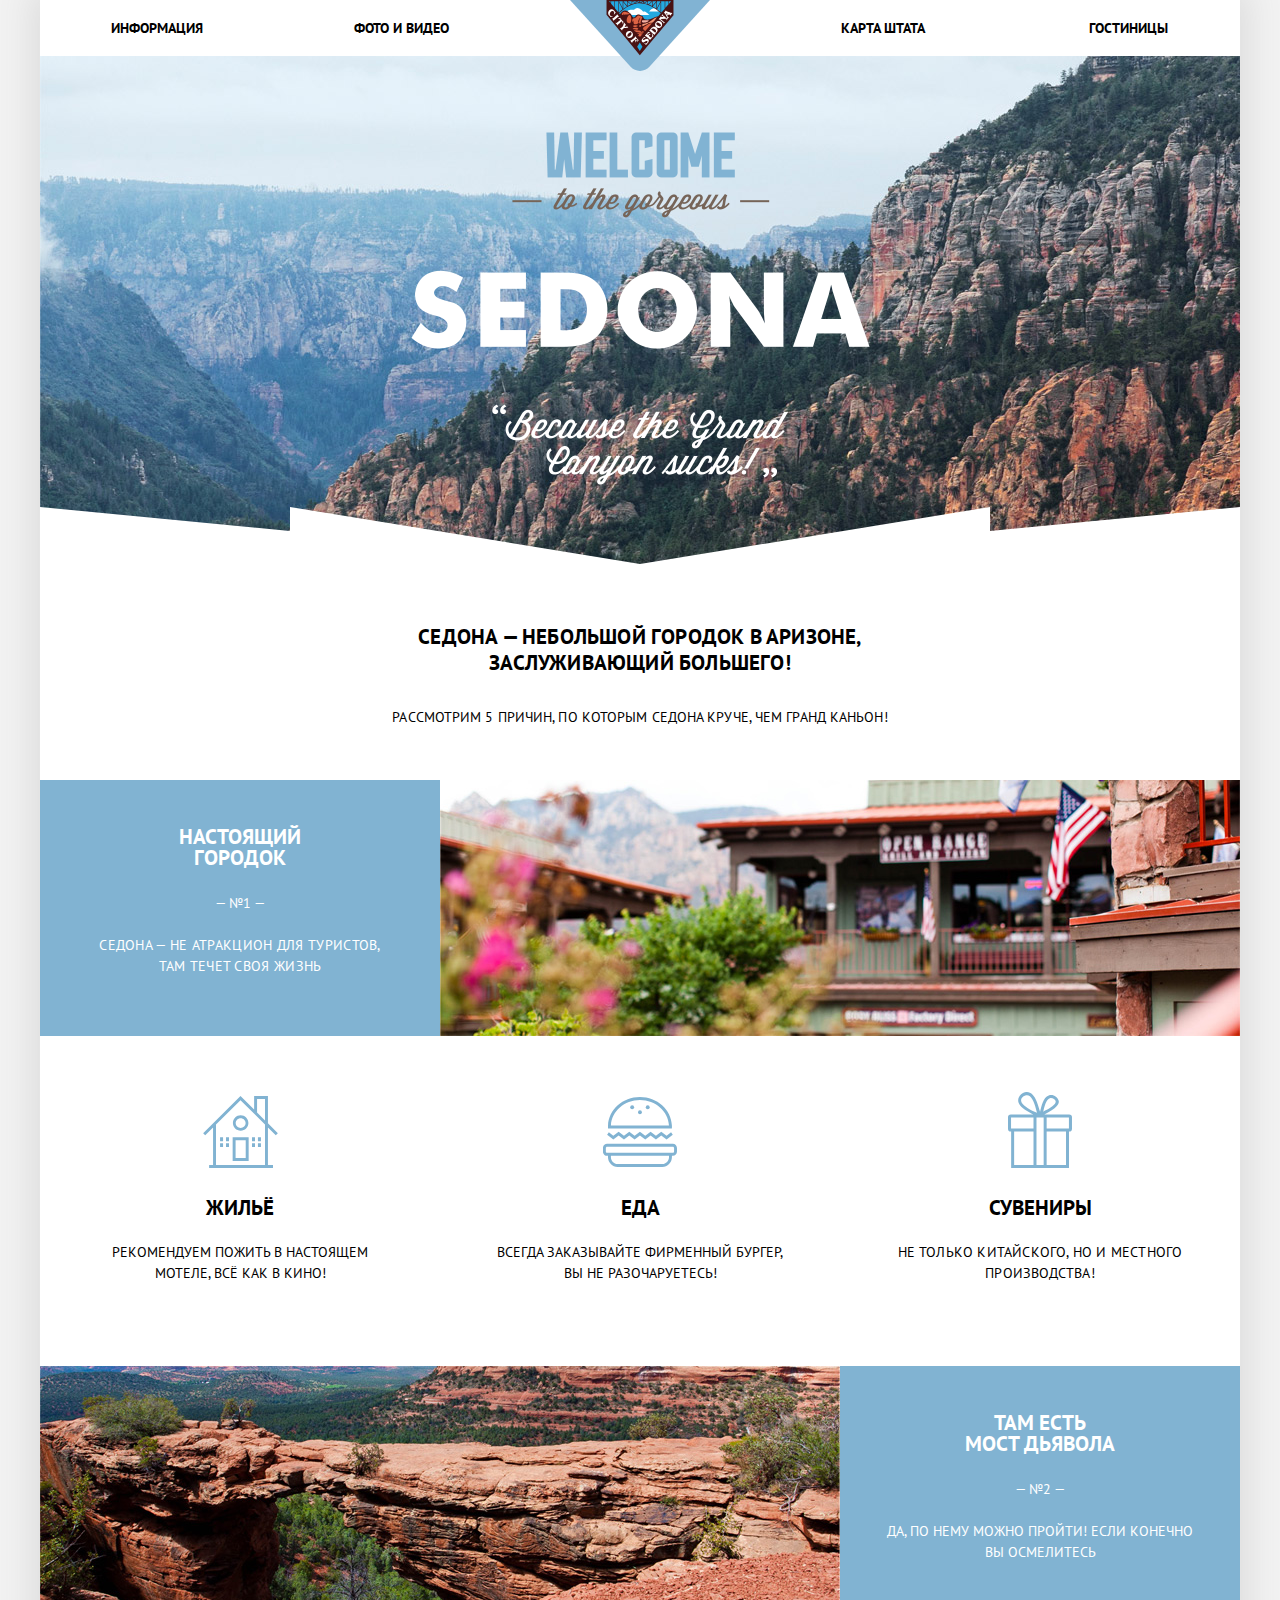
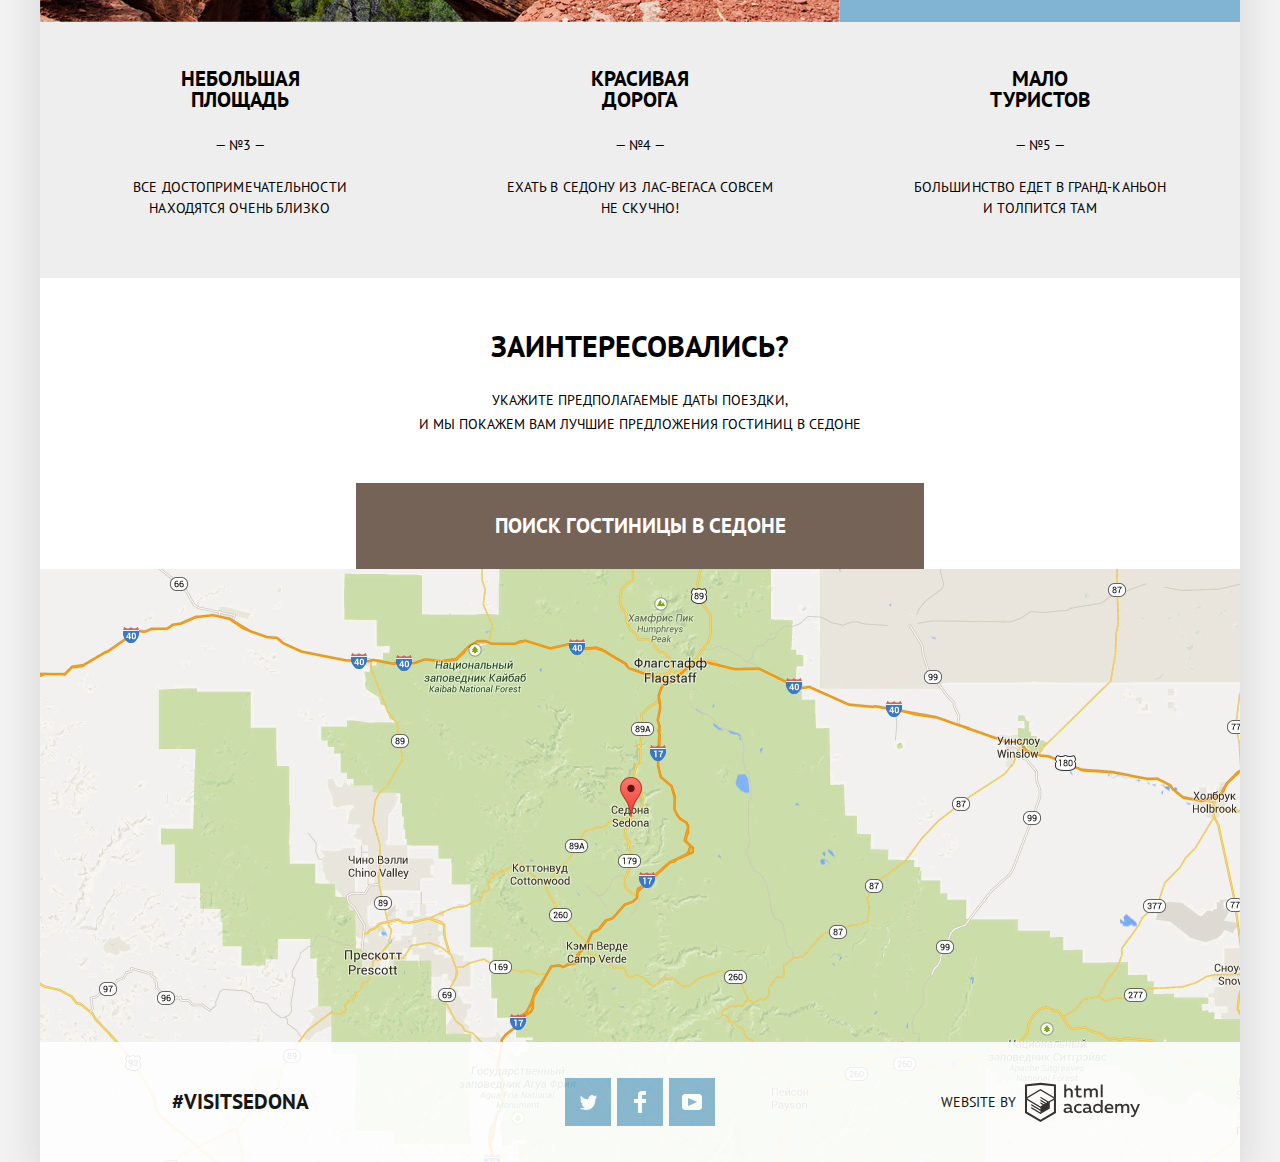
<file: index.html>
<!DOCTYPE html>
<html lang="ru">
  <head>
    <meta charset="utf-8">
    <title>HTML Academy: Седона</title>
    <link rel="stylesheet" href="css/normalize.css">
    <link rel="stylesheet" href="css/style.min.css">
    <link rel="stylesheet" href="https://fonts.googleapis.com/css?family=PT+Sans:400,700&display=swap&subset=cyrillic">
  </head>
  <body>
    <div class="container-all">

      <header class="main-header">
        <div class="inner">
          <nav class="main-nav">
            <ul class="nav">
              <li><a href="#">Информация</a></li>
              <li><a href="#">Фото и Видео</a></li>
              <li><a href="map.html">Карта штата</a></li>
              <li><a href="hotels.html">Гостиницы</a></li>
            </ul>
            <div class="logo">
              <img src="img/logo-sedona.svg" width="140" height="71" alt="Логотип города Седона">
            </div>
          </nav>
        </div>
      </header>

      <main class="main-index">
        <h1 class="visually-hidden">Седона</h1>

        <section class="main-image">
          <h2 class="visually-hidden">Добро пожаловать в Седону!</h2>
          <img class="welcome-img" src="img/welcome.png" width="459" height="353" alt="Welcome to SEDONA">
        </section>
        
        <section class="feature-title">
          <h2>Седона &#8212; небольшой городок в Аризоне, заслуживающий большего!</h2>
          <p>Рассмотрим 5 причин, по которым Седона круче, чем Гранд каньон!</p>
        </section>

        <section class="features-image">
          <h2 class="visually-hidden">Городок Седона</h2>
          <div class="feature-item feature-item-1">
            <h3>Настоящий городок</h3>
            <p class="number">&#8212; №1 &#8212;</p>
            <p class="text">Седона &#8212; не атракцион для туристов, там течет своя жизнь</p>
          </div>
          <div class="feature-item-img">
            <img src="img/feature-img1.jpg" width="800" height="256" alt="Городок Седона">
          </div>
        </section>

        <section class="feature-icons">
          <h2 class="visually-hidden">Рекомендуем</h2>
          <ul class="feature-list">
            <li class="feature-item icon-appartment">
              <h3 class="icon-title">Жильё</h3>
              <p class="text">Рекомендуем пожить в настоящем мотеле, всё как в кино!</p>
            </li>
            <li class="feature-item icon-food">
              <h3 class="icon-title">Еда</h3>
              <p class="text">Всегда заказывайте фирменный бургер, вы не разочаруетесь!</p>
            </li>
            <li class="feature-item icon-gift">
              <h3 class="icon-title">Сувениры</h3>
              <p class="text">Не только китайского, но и местного производства!</p>
            </li>
          </ul>
        </section>

        <section class="features-image">
          <h2 class="visually-hidden">Мост дьявола</h2>
          <div class="feature-item-img">
            <img src="img/feature-img2.jpg" width="800" height="256" alt="Мост дьявола">
          </div>
          <div class="feature-item">
            <h3>Там есть<br> мост дьявола</h3>
            <p class="number">&#8212; №2 &#8212;</p>
            <p class="text">Да, по нему можно пройти! Если конечно вы осмелитесь</p>
          </div>
        </section>

        <section class="features">
          <h2 class="visually-hidden">Ещё больше преимуществ</h2>
          <ul class="feature-list">
            <li class="feature-item">
              <h3>Небольшая площадь</h3>
              <p class="number">&#8212; №3 &#8212;</p>
              <p class="text">Все достопримечательности находятся очень близко</p>
            </li>
            <li class="feature-item">
              <h3>Красивая дорога</h3>
              <p class="number">&#8212; №4 &#8212;</p>
              <p class="text">Ехать в Седону из Лас-Вегаса совсем не скучно!</p>
            </li>
            <li class="feature-item feature-item-5">
              <h3>Мало туристов</h3>
              <p class="number">&#8212; №5 &#8212;</p>
              <p class="text">Большинство едет в Гранд-каньон и толпится там</p>
            </li>
          </ul>
        </section>

        <section class="interested">
          <div class="int-container">
            <h2>Заинтересовались?</h2>
            <p>Укажите предполагаемые даты поездки,<br> и мы покажем вам лучшие предложения гостиниц в Седоне</p>
          </div>
          <div class="form-container">
            <a class="search-btn" href="#">Поиск гостиницы в Седоне</a>
            <form class="form-search form-search-hide" action="https://echo.htmlacademy.ru" method="post">
              <div class="form-search-wrapper">
                <div class="date-container">
                  <label for="date-in">Дата заезда:</label>
                  <input type="text" value="24 апреля 2017" name="date-in" id="date-in">
                  <button type="button" class="calendar" aria-label="Дата заезда на календаре">
                    <svg xmlns="http://www.w3.org/2000/svg" width="21" height="22" viewBox="0 0 21 22">
                      <path d="M19.251 2.025h-2.845V.648c0-.381-.294-.689-.656-.689-.363 0-.656.308-.656.689v1.377h-3.938V.648c0-.381-.294-.689-.655-.689-.363 0-.657.308-.657.689v1.377H5.906V.648c0-.381-.294-.689-.656-.689-.363 0-.657.308-.657.689v1.377H1.75C.784 2.025 0 2.847 0 3.862v16.302C0 21.179.784 22 1.75 22h17.501c.966 0 1.749-.821 1.749-1.836V3.862c0-1.015-.783-1.837-1.749-1.837zm.437 18.139a.448.448 0 0 1-.437.459H1.75a.45.45 0 0 1-.438-.459V3.862a.45.45 0 0 1 .438-.459h2.844v1.378c0 .381.294.689.657.689.362 0 .656-.308.656-.689V3.403h3.938v1.378c0 .381.294.689.657.689.361 0 .655-.308.655-.689V3.403h3.938v1.378c0 .381.293.689.656.689.362 0 .656-.308.656-.689V3.403h2.845c.241 0 .437.206.437.459v16.302z"/>
                      <path d="M4.594 8.225h2.625v2.066H4.594zM4.594 11.668h2.625v2.067H4.594zM4.594 15.112h2.625v2.066H4.594zM9.188 15.112h2.625v2.066H9.188zM9.188 11.668h2.625v2.067H9.188zM9.188 8.225h2.625v2.066H9.188zM13.781 15.112h2.625v2.066h-2.625zM13.781 11.668h2.625v2.067h-2.625zM13.781 8.225h2.625v2.066h-2.625z"/>
                    </svg>
                  </button>
                </div>
                <div class="date-container">
                  <label for="date-out">Дата выезда:</label>
                  <input type="text" value="4 июля 2017" name="date-out" id="date-out">
                  <button type="button" class="calendar" aria-label="Дата выезда на календаре">
                    <svg xmlns="http://www.w3.org/2000/svg" width="21" height="22" viewBox="0 0 21 22">
                      <path d="M19.251 2.025h-2.845V.648c0-.381-.294-.689-.656-.689-.363 0-.656.308-.656.689v1.377h-3.938V.648c0-.381-.294-.689-.655-.689-.363 0-.657.308-.657.689v1.377H5.906V.648c0-.381-.294-.689-.656-.689-.363 0-.657.308-.657.689v1.377H1.75C.784 2.025 0 2.847 0 3.862v16.302C0 21.179.784 22 1.75 22h17.501c.966 0 1.749-.821 1.749-1.836V3.862c0-1.015-.783-1.837-1.749-1.837zm.437 18.139a.448.448 0 0 1-.437.459H1.75a.45.45 0 0 1-.438-.459V3.862a.45.45 0 0 1 .438-.459h2.844v1.378c0 .381.294.689.657.689.362 0 .656-.308.656-.689V3.403h3.938v1.378c0 .381.294.689.657.689.361 0 .655-.308.655-.689V3.403h3.938v1.378c0 .381.293.689.656.689.362 0 .656-.308.656-.689V3.403h2.845c.241 0 .437.206.437.459v16.302z"/>
                      <path d="M4.594 8.225h2.625v2.066H4.594zM4.594 11.668h2.625v2.067H4.594zM4.594 15.112h2.625v2.066H4.594zM9.188 15.112h2.625v2.066H9.188zM9.188 11.668h2.625v2.067H9.188zM9.188 8.225h2.625v2.066H9.188zM13.781 15.112h2.625v2.066h-2.625zM13.781 11.668h2.625v2.067h-2.625zM13.781 8.225h2.625v2.066h-2.625z"/>
                    </svg>
                  </button>
                </div>
                <div class="number-of-persons">
                  <div class="half-width">
                    <label for="adults-field">Взрослые:</label>
                    <div class="adults">
                      <button class="btn-icon" type="button" aria-label="Минус">
                        <span class="minus">&#8212;</span>                     
                      </button>
                      <input type="text" name="adults-field" id="adults-field" value="2" size="1">
                      <button class="btn-icon" type="button" aria-label="Плюс">
                        <span class="plus">+</span>
                      </button>
                    </div>
                  </div>
                  <div class="half-width">
                    <label class="kids-label" for="kids-field">Дети:</label>
                    <div class="kids">
                      <button class="btn-icon" type="button" aria-label="Минус">
                        <span class="minus">&#8212;</span>
                      </button>
                      <input type="text" name="kids=field" id="kids-field" value="0" size="1">
                      <button class="btn-icon" type="button" aria-label="Плюс">
                        <span class="plus">+</span>
                      </button>
                    </div>
                  </div>
                </div>
                <button class="find-btn" type="submit">
                  <span>Найти</span>
                </button>
              </div>        
            </form>
          </div>
        </section>

        <section class="map">
          <h2 class="visually-hidden">Карта расположения города Седона</h2>
          <iframe src="https://www.google.com/maps/embed?pb=!1m18!1m12!1m3!1d104770.38018730543!2d-111.86517855273749!3d34.85435832354931!2m3!1f0!2f0!3f0!3m2!1i1024!2i768!4f13.1!3m3!1m2!1s0x872da132f942b00d%3A0x5548c523fa6c8efd!2z0KHQtdC00L7QvdCwLCDQkNGA0LjQt9C-0L3QsCA4NjMzNiwg0KHQqNCQ!5e0!3m2!1sru!2sby!4v1570378237288!5m2!1sru!2sby" width="1200" height="593" style="border:0;" allowfullscreen>
          </iframe>
        </section>

      </main>

      <footer class="footer footer-index">
        <div class="footer-contacts">
          <a href="#">#Visitsedona</a>
        </div>
        <div class="footer-social">
          <a class="social-btn" href="#" aria-label="Твиттер">
            <svg class="tw-icon" xmlns="http://www.w3.org/2000/svg" xmlns:xlink="http://www.w3.org/1999/xlink" width="17" height="15" viewBox="0 0 17 15">
              <path d="M10.95.144c1.685-.496 2.984.27 3.577 1.179.673-.231 1.331-.481 2.011-.708a2.345 2.345 0 0 1-.857 1.768c.685.17 1.304-.491 1.304-.491-.169 1-1.006 1.788-1.563 2.024-.231 6.75-3.175 11.217-10.077 11.082h-.446c-.41 0-4.164-.46-4.898-1.887 2.271.196 3.893-.422 4.693-1.177-.96-.3-2.679-.477-2.979-2.95.349.106.564.228 1.19.119C1.705 8.247.374 7.53.448 5.33c.285.328 1.067.536 1.34.472C1.085 5.561-.182 2.442.894.85c1.818 1.854 3.735 3.606 7.152 3.773C8.254 2.33 9.183.793 10.95.144z"/>
            </svg>
          </a>
          <a class="social-btn" href="#" aria-label="Фейсбук">
            <svg class="fb-icon" xmlns="http://www.w3.org/2000/svg" width="12" height="22" viewBox="0 0 12 22">
              <path d="M12 4V0H8a4 4 0 0 0-4 4v4H0v4h4v10h4V12h4V8H8V4h4z"/>
            </svg>
          </a>
          <a class="social-btn" href="#" aria-label="Ютуб">
              <svg class="yt-icon" xmlns="http://www.w3.org/2000/svg" xmlns:xlink="http://www.w3.org/1999/xlink" width="20" height="16" viewBox="0 0 20 16">
                <path d="M17 0H3C1.35 0 0 1.35 0 3v10c0 1.65 1.35 3 3 3h14c1.65 0 3-1.35 3-3V3c0-1.65-1.35-3-3-3zM6.027 11.998V4.002L15.014 8l-8.987 3.998z"/>
              </svg>
          </a>
        </div>
        <div class="footer-copyright">
          <span>Website by</span>
          <a class="academy-btn" href="https://htmlacademy.ru/intensive/htmlcss" aria-label="html academy">
            <svg class="logo-academy" id="logo-academy" data-name="logo-academy" xmlns="http://www.w3.org/2000/svg" width="115" height="41" viewBox="0 0 108.08 36.85">
              <title>logo-htmlacademy</title>
              <path d="M44.61,26.88a2,2,0,0,0,.55-0.1v1.33a3.25,3.25,0,0,1-1.18.21,1.67,1.67,0,0,1-1.67-1,4.84,4.84,0,0,1-3.14,1.08c-1.51,0-2.91-.83-2.91-2.55,0-2.13,2-2.79,3.71-2.79a11.08,11.08,0,0,1,2.17.25v-0.3c0-1-.76-1.77-2.19-1.77a7.42,7.42,0,0,0-3,.64v-1.7a10.21,10.21,0,0,1,3.19-.55c2.36,0,3.81,1.12,3.81,3.65v3a0.54,0.54,0,0,0,.49.59h0.17Zm-6.44-1.13A1.35,1.35,0,0,0,39.63,27h0.11a3.39,3.39,0,0,0,2.41-1V24.58a9.72,9.72,0,0,0-1.81-.21c-1,0-2.16.33-2.16,1.38h0Zm12.36-6.11a5,5,0,0,1,2.57.64V22a4.08,4.08,0,0,0-2.3-.7,2.75,2.75,0,1,0,0,5.49,5,5,0,0,0,2.43-.64v1.71a6.27,6.27,0,0,1-2.76.57A4.21,4.21,0,0,1,46,24.51q0-.21,0-0.41a4.32,4.32,0,0,1,4.18-4.46h0.38Zm12.17,7.24a2,2,0,0,0,.55-0.1v1.33a3.25,3.25,0,0,1-1.18.21,1.67,1.67,0,0,1-1.67-1,4.84,4.84,0,0,1-3.14,1.08c-1.51,0-2.91-.83-2.91-2.55,0-2.13,2-2.79,3.71-2.79a11.08,11.08,0,0,1,2.17.25v-0.3c0-1-.76-1.77-2.19-1.77a7.42,7.42,0,0,0-3,.64v-1.7a10.21,10.21,0,0,1,3.19-.55c2.36,0,3.81,1.12,3.81,3.65v3a0.54,0.54,0,0,0,.49.59h0.17Zm-6.44-1.13A1.35,1.35,0,0,0,57.73,27h0.11a3.39,3.39,0,0,0,2.41-1V24.58a9.72,9.72,0,0,0-1.81-.21c-1.06,0-2.16.33-2.16,1.38h0ZM73,16V28.2H71.35V26.88a3.88,3.88,0,0,1-3.19,1.54,4.4,4.4,0,0,1,0-8.78,3.81,3.81,0,0,1,3,1.3V16H73Zm-4.53,5.22a2.76,2.76,0,1,0,0,5.52A2.86,2.86,0,0,0,71.15,25V23A2.91,2.91,0,0,0,68.49,21.27ZM79,19.64c3.31,0,4.46,2.68,3.92,5.09H76.7c0.21,1.5,1.67,2.11,3.19,2.11a6.11,6.11,0,0,0,2.64-.59v1.6a7.14,7.14,0,0,1-3,.57C77,28.42,74.78,27,74.78,24a4.18,4.18,0,0,1,4-4.39H79Zm0.09,1.54a2.28,2.28,0,0,0-2.44,2.1v0.06H81.3A2,2,0,0,0,79.13,21.18Zm5.73,7V19.87h1.65v1a3.81,3.81,0,0,1,2.78-1.27A2.86,2.86,0,0,1,91.89,21a4.12,4.12,0,0,1,2.91-1.33A3.06,3.06,0,0,1,98,23V28.2h-1.9V23.05a1.59,1.59,0,0,0-1.42-1.75H94.42a2.8,2.8,0,0,0-2.07,1.12V28.2h-1.9V23.05A1.59,1.59,0,0,0,89,21.31H88.8a3,3,0,0,0-2.21,1.29v5.63H84.86Zm21.31-8.33h1.9l-3.91,9.46c-0.9,2.17-2.09,2.86-3.35,2.86a4.76,4.76,0,0,1-1.1-.14V30.46a2.86,2.86,0,0,0,.85.12c0.9,0,1.58-.64,2.07-1.9l0.17-.42-4-8.4h2l2.86,6.29ZM38.73,1.46V6.22a3.81,3.81,0,0,1,2.7-1.14,3.25,3.25,0,0,1,3.44,3.4v5.15H43V8.72a1.81,1.81,0,0,0-1.61-2h-0.3a2.93,2.93,0,0,0-2.32,1.39v5.52h-1.9V1.46h1.9ZM49.94,2.31v3h3V6.91h-3v3.81c0,1.1.5,1.46,1.58,1.46a4.49,4.49,0,0,0,1.69-.33v1.6A6.8,6.8,0,0,1,51,13.8a2.55,2.55,0,0,1-2.86-2.74V6.89H46.58V5.26h1.5V2.74Zm5.4,11.31V5.28H57v1A3.81,3.81,0,0,1,59.77,5a2.86,2.86,0,0,1,2.6,1.33A4.12,4.12,0,0,1,65.28,5,3.06,3.06,0,0,1,68.44,8.4v5.21h-1.9V8.46a1.59,1.59,0,0,0-1.42-1.75H64.89a2.8,2.8,0,0,0-2.07,1.12v5.78h-1.9V8.46A1.59,1.59,0,0,0,59.5,6.71H59.27A3,3,0,0,0,57.06,8v5.63H55.34ZM71.17,1.45H73V13.6H71.17V1.45ZM14.71,0H14.55L0,1.54V28.21l14.55,8.66,14.55-8.66V1.54Zm12.5,27.1L14.55,34.64,1.9,27.12V16.18l12.59,7.5V25L5.86,19.9v1.31l8.68,5.21v1.39L5.87,22.65V24l8.68,5.21,8.75-5.24V18.31L27.2,16V27.12Zm0-12.53-3.48,2-1.6,1L14.51,13v1.31L21,18.23H21l-0.14.09-1,.54-5.37-3.2V17l4.24,2.52-1,.67-3.2-1.9v1.31l2.1,1.24L14.5,22.1,2,14.65,14.51,7.11Zm0-1.32L14.49,5.76,1.91,13.25v-10L14.56,1.92,27.21,3.25v10h0Z" transform="translate(0 -0.02)"/>
            </svg>
          </a>
        </div>
      </footer>

    </div>
    <script src="js/main.min.js"></script>
  </body>
</html>
</file>
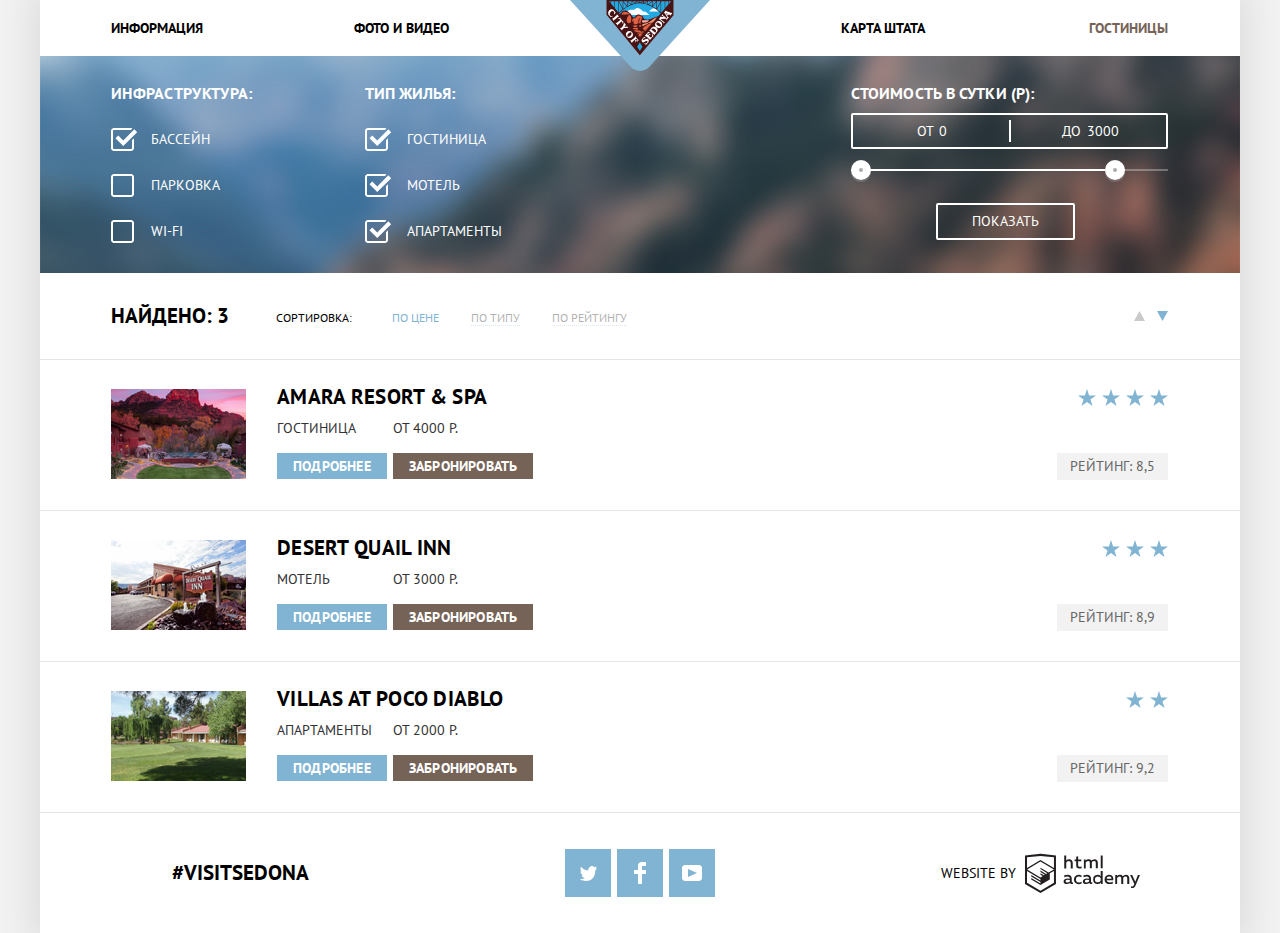
<file: hotels.html>
<!DOCTYPE html>
<html lang="ru">
  <head>
    <meta charset="utf-8">
    <title>Седона: Гостиницы</title>
    <link rel="stylesheet" href="css/normalize.css">
    <link rel="stylesheet" href="css/style.min.css">
    <link rel="stylesheet" href="https://fonts.googleapis.com/css?family=PT+Sans:400,700&display=swap&subset=cyrillic">
  </head>
  <body>
    <div class="container-all">

      <header class="main-header">
        <div class="inner">
          <nav class="main-nav">
            <ul class="nav">
              <li><a href="#" tabindex="1">Информация</a></li>
              <li><a href="#" tabindex="2">Фото и Видео</a></li>
              <li><a href="map.html" tabindex="4">Карта штата</a></li>
              <li><a class="current">Гостиницы</a></li>
            </ul>
            <div class="logo">
              <a href="index.html" tabindex="3">
                <img src="img/logo-sedona.svg" width="140" height="71" alt="Логотип города Седона">
              </a>
            </div>
          </nav>
        </div>
      </header>

      <main class="main-hotels">
        <h1 class="visually-hidden">Гостиницы Седоны</h1>

        <section class="hotels-filter">
          <h2 class="visually-hidden">Фильтр поиска гостиницы</h2>
          <div class="inner">
            <form class="form-filter" action="https://echo.htmlacademy.ru" method="post">
              <fieldset class="infastructure">
                <legend>Инфраструктура:</legend>
                <ul class="infastructure-list">
                  <li class="checkbox-container">
                    <input type="checkbox" name="pool" id="pool" checked>
                    <label for="pool">Бассейн</label>
                  </li>
                  <li class="checkbox-container">
                    <input type="checkbox" name="parking" id="parking">
                    <label for="parking">Парковка</label>
                  </li>
                  <li class="checkbox-container">
                    <input type="checkbox" name="wi-fi" id="wi-fi">
                    <label for="wi-fi">Wi-fi</label>
                  </li>
                </ul>
              </fieldset>
              <fieldset class="type-of-housing">
                <legend>Тип жилья:</legend>
                <ul class="type-of-housing-list">
                  <li class="checkbox-container">
                    <input type="checkbox" name="hotel" id="hotel" checked>
                    <label for="hotel">Гостиница</label>
                  </li>
                  <li class="checkbox-container">
                    <input type="checkbox" name="motel" id="motel" checked>
                    <label for="motel">Мотель</label>
                  </li>
                  <li class="checkbox-container">
                    <input type="checkbox" name="appartment" id="appartment" checked>
                    <label for="appartment">Апартаменты</label>
                  </li>
                </ul>
              </fieldset>
              <div class="filter-range-container">
                <div class="filter-range">
                  <div class="filter-range-title">Стоимость в сутки (р):</div>
                  <div class="price-controls">
                    <label class="min-price">от <input type="text" name="min-price" value="0"></label>
                    <label class="max-price">до <input type="text" name="max-price" value="3000"></label>
                  </div>
                  <div class="range-controls">
                    <div class="scale">
                      <div class="bar"></div>
                    </div>
                    <div class="range-toggle range-toggle-min">
                      <svg class="filter-btn" xmlns="http://www.w3.org/2000/svg" width="20" height="23" viewBox="0 0 20 23">
                        <path opacity=".3" fill="#ABABAB" d="M10 20C4.477 20 0 15.522 0 10v2c0 5.522 4.477 10 10 10 5.522 0 10-4.478 10-10v-2c0 5.522-4.478 10-10 10z"/><circle fill="#FFF" cx="10" cy="10" r="10"/><circle fill="#ABABAB" cx="10" cy="10" r="2"/>
                      </svg>
                    </div>
                    <div class="range-toggle range-toggle-max">
                      <svg class="filter-btn" xmlns="http://www.w3.org/2000/svg" width="20" height="23" viewBox="0 0 20 23">
                        <path opacity=".3" fill="#ABABAB" d="M10 20C4.477 20 0 15.522 0 10v2c0 5.522 4.477 10 10 10 5.522 0 10-4.478 10-10v-2c0 5.522-4.478 10-10 10z"/><circle fill="#FFF" cx="10" cy="10" r="10"/><circle fill="#ABABAB" cx="10" cy="10" r="2"/>
                      </svg>
                    </div>
                  </div>
                  <button class="btn-transparent" type="submit">Показать</button>
                </div>
              </div>
            </form>
          </div>
        </section>

        <section class="results">
          <h2 class="visually-hidden">Сортировка найденного</h2>
          <div class="wrapper">
            <div class="inner">
              <div class="found">
                <span>Найдено: 3</span>
              </div>
              <div class="sorting">
                <span>Сортировка:</span>
                <ul class="sorting-list">
                  <li><a class="active" href="#">По цене</a></li>
                  <li><a href="#">По типу</a></li>
                  <li><a href="#">По рейтингу</a></li>
                </ul>
              </div>
              <div class="arrows">
                <a class="up-dir" href="#">
                  <svg class="up-icon" xmlns="http://www.w3.org/2000/svg" width="11" height="10" viewBox="0 0 11 10">
                    <path d="M5.5 0L0 10h11z"/>
                  </svg>
                </a>
                <a class="active down-dir" href="#">
                  <svg class="down-icon" xmlns="http://www.w3.org/2000/svg" width="11" height="10" viewBox="0 0 11 10">
                    <path d="M5.5 10L0 0h11"/>
                  </svg>
                </a>
              </div>
            </div>
          </div>
        </section>

        <article class="view">
          <h2 class="visually-hidden">Гостиница "Amara resort & spa"</h2>
          <div class="wrapper">
            <div class="inner">
              <div class="photo">
                <a href="#">
                  <img src="img/amara.jpg" width="135" height="90" alt="Amara resort & spa">
                </a>
              </div>
              <div class="description">
                <h2><a class="hotel-name" href="#">Amara resort & spa</a></h2>
                <div class="hotel-type">
                  <span>Гостиница</span>
                  <span>От 4000 Р.</span>
                </div>
                <div class="info-btns">
                  <a class="btn btn-more" href="#">Подробнее</a>
                  <a class="btn btn-reserve" href="#">Забронировать</a>
                </div>
              </div>
              <div class="view-rating">
                <div class="stars">
                  <svg xmlns="http://www.w3.org/2000/svg" width="18" height="17" viewBox="0 0 18 17"><path fill="#81B3D2" d="M9.002 0l2.126 6.494h6.877l-5.564 4.012L14.566 17l-5.564-4.013L3.438 17l2.126-6.494L0 6.494h6.878z"/></svg>
                  <svg xmlns="http://www.w3.org/2000/svg" width="18" height="17" viewBox="0 0 18 17"><path fill="#81B3D2" d="M9.002 0l2.126 6.494h6.877l-5.564 4.012L14.566 17l-5.564-4.013L3.438 17l2.126-6.494L0 6.494h6.878z"/></svg>
                  <svg xmlns="http://www.w3.org/2000/svg" width="18" height="17" viewBox="0 0 18 17"><path fill="#81B3D2" d="M9.002 0l2.126 6.494h6.877l-5.564 4.012L14.566 17l-5.564-4.013L3.438 17l2.126-6.494L0 6.494h6.878z"/></svg>
                  <svg xmlns="http://www.w3.org/2000/svg" width="18" height="17" viewBox="0 0 18 17"><path fill="#81B3D2" d="M9.002 0l2.126 6.494h6.877l-5.564 4.012L14.566 17l-5.564-4.013L3.438 17l2.126-6.494L0 6.494h6.878z"/></svg>
                </div>
                <span class="rating">Рейтинг: 8,5</span>
              </div>
            </div>
          </div>
        </article>

        <article class="view">
          <h2 class="visually-hidden">Мотель "Desert quail inn"</h2>
          <div class="wrapper">
            <div class="inner">
              <div class="photo">
                <a href="#">
                  <img src="img/desertquail.jpg" width="135" height="90" alt="Desert quail inn">
                </a>
              </div>
              <div class="description">
                <h2><a class="hotel-name" href="#">Desert quail inn</a></h2>
                <div class="hotel-type">
                  <span>Мотель</span>
                  <span>От 3000 Р.</span>
                </div>
                <div class="info-btns">
                  <a class="btn btn-more" href="#">Подробнее</a>
                  <a class="btn btn-reserve" href="#">Забронировать</a>
                </div>
              </div>
              <div class="view-rating">
                <div class="stars">
                  <svg xmlns="http://www.w3.org/2000/svg" width="18" height="17" viewBox="0 0 18 17"><path fill="#81B3D2" d="M9.002 0l2.126 6.494h6.877l-5.564 4.012L14.566 17l-5.564-4.013L3.438 17l2.126-6.494L0 6.494h6.878z"/></svg>
                  <svg xmlns="http://www.w3.org/2000/svg" width="18" height="17" viewBox="0 0 18 17"><path fill="#81B3D2" d="M9.002 0l2.126 6.494h6.877l-5.564 4.012L14.566 17l-5.564-4.013L3.438 17l2.126-6.494L0 6.494h6.878z"/></svg>
                  <svg xmlns="http://www.w3.org/2000/svg" width="18" height="17" viewBox="0 0 18 17"><path fill="#81B3D2" d="M9.002 0l2.126 6.494h6.877l-5.564 4.012L14.566 17l-5.564-4.013L3.438 17l2.126-6.494L0 6.494h6.878z"/></svg>
                </div>
                <span class="rating">Рейтинг: 8,9</span>
              </div>
            </div>
          </div>
        </article>

        <article class="view">
          <h2 class="visually-hidden">Апартаменты "Villas at poco diablo"</h2>
          <div class="wrapper">
            <div class="inner">
              <div class="photo">
                <a href="#">
                  <img src="img/villasatpocodiablo.jpg" width="135" height="90" alt="Villas at poco diablo">
                </a>
              </div>
              <div class="description">
                <h2><a class="hotel-name" href="#">Villas at poco diablo</a></h2>
                <div class="hotel-type">
                  <span>Апартаменты</span>
                  <span>От 2000 Р.</span>
                </div>
                <div class="info-btns">
                  <a class="btn btn-more" href="#">Подробнее</a>
                  <a class="btn btn-reserve" href="#">Забронировать</a>
                </div>
              </div>
              <div class="view-rating">
                  <div class="stars">
                    <svg xmlns="http://www.w3.org/2000/svg" width="18" height="17" viewBox="0 0 18 17"><path fill="#81B3D2" d="M9.002 0l2.126 6.494h6.877l-5.564 4.012L14.566 17l-5.564-4.013L3.438 17l2.126-6.494L0 6.494h6.878z"/></svg>
                    <svg xmlns="http://www.w3.org/2000/svg" width="18" height="17" viewBox="0 0 18 17"><path fill="#81B3D2" d="M9.002 0l2.126 6.494h6.877l-5.564 4.012L14.566 17l-5.564-4.013L3.438 17l2.126-6.494L0 6.494h6.878z"/></svg>
                  </div>
                  <span class="rating">Рейтинг: 9,2</span>
              </div>
            </div>
          </div>
        </article>

      </main>

      <footer class="footer">
        <div class="footer-contacts">
          <a href="#">#Visitsedona</a>
        </div>
        <div class="footer-social">
          <a class="social-btn" href="#" aria-label="Твиттер">
            <svg class="tw-icon" xmlns="http://www.w3.org/2000/svg" xmlns:xlink="http://www.w3.org/1999/xlink" width="17" height="15" viewBox="0 0 17 15">
              <path d="M10.95.144c1.685-.496 2.984.27 3.577 1.179.673-.231 1.331-.481 2.011-.708a2.345 2.345 0 0 1-.857 1.768c.685.17 1.304-.491 1.304-.491-.169 1-1.006 1.788-1.563 2.024-.231 6.75-3.175 11.217-10.077 11.082h-.446c-.41 0-4.164-.46-4.898-1.887 2.271.196 3.893-.422 4.693-1.177-.96-.3-2.679-.477-2.979-2.95.349.106.564.228 1.19.119C1.705 8.247.374 7.53.448 5.33c.285.328 1.067.536 1.34.472C1.085 5.561-.182 2.442.894.85c1.818 1.854 3.735 3.606 7.152 3.773C8.254 2.33 9.183.793 10.95.144z"/>
            </svg>
          </a>
          <a class="social-btn" href="#" aria-label="Фейсбук">
            <svg class="fb-icon" xmlns="http://www.w3.org/2000/svg" width="12" height="22" viewBox="0 0 12 22">
              <path d="M12 4V0H8a4 4 0 0 0-4 4v4H0v4h4v10h4V12h4V8H8V4h4z"/>
            </svg>
          </a>
          <a class="social-btn" href="#" aria-label="Ютуб">
              <svg class="yt-icon" xmlns="http://www.w3.org/2000/svg" xmlns:xlink="http://www.w3.org/1999/xlink" width="20" height="16" viewBox="0 0 20 16">
                <path d="M17 0H3C1.35 0 0 1.35 0 3v10c0 1.65 1.35 3 3 3h14c1.65 0 3-1.35 3-3V3c0-1.65-1.35-3-3-3zM6.027 11.998V4.002L15.014 8l-8.987 3.998z"/>
              </svg>
          </a>
        </div>
        <div class="footer-copyright">
          <span>Website by</span>
          <a class="academy-btn" href="https://htmlacademy.ru/intensive/htmlcss" aria-label="html academy">
            <svg class="logo-academy" id="logo-academy" data-name="logo-academy" xmlns="http://www.w3.org/2000/svg" width="115" height="41" viewBox="0 0 108.08 36.85">
              <title>logo-htmlacademy</title>
              <path d="M44.61,26.88a2,2,0,0,0,.55-0.1v1.33a3.25,3.25,0,0,1-1.18.21,1.67,1.67,0,0,1-1.67-1,4.84,4.84,0,0,1-3.14,1.08c-1.51,0-2.91-.83-2.91-2.55,0-2.13,2-2.79,3.71-2.79a11.08,11.08,0,0,1,2.17.25v-0.3c0-1-.76-1.77-2.19-1.77a7.42,7.42,0,0,0-3,.64v-1.7a10.21,10.21,0,0,1,3.19-.55c2.36,0,3.81,1.12,3.81,3.65v3a0.54,0.54,0,0,0,.49.59h0.17Zm-6.44-1.13A1.35,1.35,0,0,0,39.63,27h0.11a3.39,3.39,0,0,0,2.41-1V24.58a9.72,9.72,0,0,0-1.81-.21c-1,0-2.16.33-2.16,1.38h0Zm12.36-6.11a5,5,0,0,1,2.57.64V22a4.08,4.08,0,0,0-2.3-.7,2.75,2.75,0,1,0,0,5.49,5,5,0,0,0,2.43-.64v1.71a6.27,6.27,0,0,1-2.76.57A4.21,4.21,0,0,1,46,24.51q0-.21,0-0.41a4.32,4.32,0,0,1,4.18-4.46h0.38Zm12.17,7.24a2,2,0,0,0,.55-0.1v1.33a3.25,3.25,0,0,1-1.18.21,1.67,1.67,0,0,1-1.67-1,4.84,4.84,0,0,1-3.14,1.08c-1.51,0-2.91-.83-2.91-2.55,0-2.13,2-2.79,3.71-2.79a11.08,11.08,0,0,1,2.17.25v-0.3c0-1-.76-1.77-2.19-1.77a7.42,7.42,0,0,0-3,.64v-1.7a10.21,10.21,0,0,1,3.19-.55c2.36,0,3.81,1.12,3.81,3.65v3a0.54,0.54,0,0,0,.49.59h0.17Zm-6.44-1.13A1.35,1.35,0,0,0,57.73,27h0.11a3.39,3.39,0,0,0,2.41-1V24.58a9.72,9.72,0,0,0-1.81-.21c-1.06,0-2.16.33-2.16,1.38h0ZM73,16V28.2H71.35V26.88a3.88,3.88,0,0,1-3.19,1.54,4.4,4.4,0,0,1,0-8.78,3.81,3.81,0,0,1,3,1.3V16H73Zm-4.53,5.22a2.76,2.76,0,1,0,0,5.52A2.86,2.86,0,0,0,71.15,25V23A2.91,2.91,0,0,0,68.49,21.27ZM79,19.64c3.31,0,4.46,2.68,3.92,5.09H76.7c0.21,1.5,1.67,2.11,3.19,2.11a6.11,6.11,0,0,0,2.64-.59v1.6a7.14,7.14,0,0,1-3,.57C77,28.42,74.78,27,74.78,24a4.18,4.18,0,0,1,4-4.39H79Zm0.09,1.54a2.28,2.28,0,0,0-2.44,2.1v0.06H81.3A2,2,0,0,0,79.13,21.18Zm5.73,7V19.87h1.65v1a3.81,3.81,0,0,1,2.78-1.27A2.86,2.86,0,0,1,91.89,21a4.12,4.12,0,0,1,2.91-1.33A3.06,3.06,0,0,1,98,23V28.2h-1.9V23.05a1.59,1.59,0,0,0-1.42-1.75H94.42a2.8,2.8,0,0,0-2.07,1.12V28.2h-1.9V23.05A1.59,1.59,0,0,0,89,21.31H88.8a3,3,0,0,0-2.21,1.29v5.63H84.86Zm21.31-8.33h1.9l-3.91,9.46c-0.9,2.17-2.09,2.86-3.35,2.86a4.76,4.76,0,0,1-1.1-.14V30.46a2.86,2.86,0,0,0,.85.12c0.9,0,1.58-.64,2.07-1.9l0.17-.42-4-8.4h2l2.86,6.29ZM38.73,1.46V6.22a3.81,3.81,0,0,1,2.7-1.14,3.25,3.25,0,0,1,3.44,3.4v5.15H43V8.72a1.81,1.81,0,0,0-1.61-2h-0.3a2.93,2.93,0,0,0-2.32,1.39v5.52h-1.9V1.46h1.9ZM49.94,2.31v3h3V6.91h-3v3.81c0,1.1.5,1.46,1.58,1.46a4.49,4.49,0,0,0,1.69-.33v1.6A6.8,6.8,0,0,1,51,13.8a2.55,2.55,0,0,1-2.86-2.74V6.89H46.58V5.26h1.5V2.74Zm5.4,11.31V5.28H57v1A3.81,3.81,0,0,1,59.77,5a2.86,2.86,0,0,1,2.6,1.33A4.12,4.12,0,0,1,65.28,5,3.06,3.06,0,0,1,68.44,8.4v5.21h-1.9V8.46a1.59,1.59,0,0,0-1.42-1.75H64.89a2.8,2.8,0,0,0-2.07,1.12v5.78h-1.9V8.46A1.59,1.59,0,0,0,59.5,6.71H59.27A3,3,0,0,0,57.06,8v5.63H55.34ZM71.17,1.45H73V13.6H71.17V1.45ZM14.71,0H14.55L0,1.54V28.21l14.55,8.66,14.55-8.66V1.54Zm12.5,27.1L14.55,34.64,1.9,27.12V16.18l12.59,7.5V25L5.86,19.9v1.31l8.68,5.21v1.39L5.87,22.65V24l8.68,5.21,8.75-5.24V18.31L27.2,16V27.12Zm0-12.53-3.48,2-1.6,1L14.51,13v1.31L21,18.23H21l-0.14.09-1,.54-5.37-3.2V17l4.24,2.52-1,.67-3.2-1.9v1.31l2.1,1.24L14.5,22.1,2,14.65,14.51,7.11Zm0-1.32L14.49,5.76,1.91,13.25v-10L14.56,1.92,27.21,3.25v10h0Z" transform="translate(0 -0.02)"/>
            </svg>
          </a>
        </div>
      </footer>
      
    </div>
  </body>
</html>
</file>
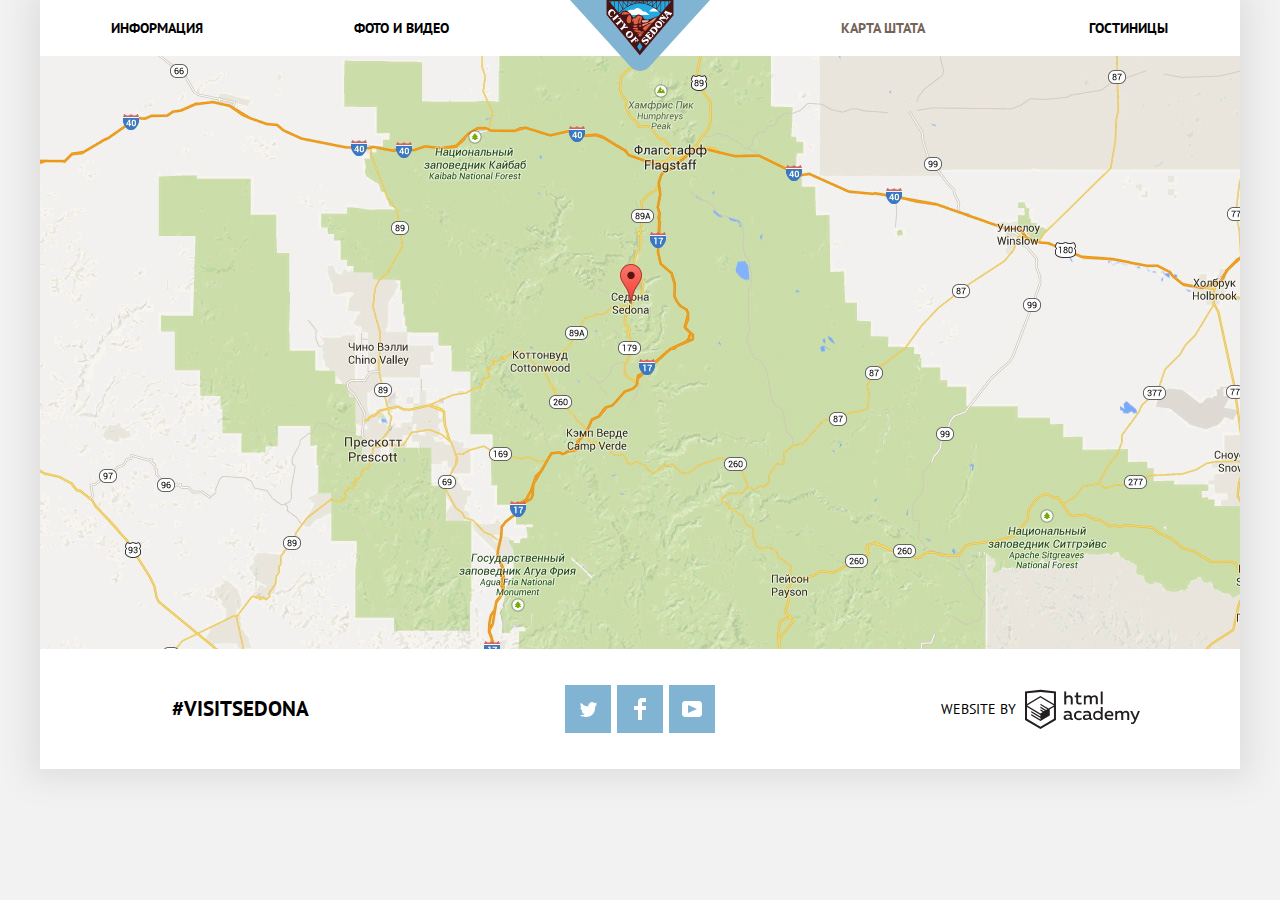
<file: map.html>
<!DOCTYPE html>
<html lang="ru">
  <head>
    <meta charset="utf-8">
    <title>Карта штата</title>
    <link rel="stylesheet" href="css/normalize.css">
    <link rel="stylesheet" href="css/style.min.css">
    <link rel="stylesheet" href="https://fonts.googleapis.com/css?family=PT+Sans:400,700&display=swap&subset=cyrillic">
  </head>
  <body>
    <div class="container-all">

      <header class="main-header">
        <div class="inner">
          <nav class="main-nav">
            <ul class="nav">
              <li><a href="#" tabindex="1">Информация</a></li>
              <li><a href="#" tabindex="2">Фото и Видео</a></li>
              <li><a class="current" tabindex="4">Карта штата</a></li>
              <li><a href="hotels.html">Гостиницы</a></li>
            </ul>
            <div class="logo">
              <a href="index.html" tabindex="3">
                <img src="img/logo-sedona.svg" width="140" height="71" alt="Логотип города Седона">
              </a>
            </div>
          </nav>
        </div>
      </header>

      <main class="map-page">

        <section class="map">
          <h2 class="visually-hidden">Карта расположения города Седона</h2>
          <iframe src="https://www.google.com/maps/embed?pb=!1m18!1m12!1m3!1d104770.38018730543!2d-111.86517855273749!3d34.85435832354931!2m3!1f0!2f0!3f0!3m2!1i1024!2i768!4f13.1!3m3!1m2!1s0x872da132f942b00d%3A0x5548c523fa6c8efd!2z0KHQtdC00L7QvdCwLCDQkNGA0LjQt9C-0L3QsCA4NjMzNiwg0KHQqNCQ!5e0!3m2!1sru!2sby!4v1570378237288!5m2!1sru!2sby" width="1200" height="593" style="border:0;" allowfullscreen>
          </iframe>
        </section>

      </main>

      <footer class="footer">
        <div class="footer-contacts">
          <a href="#">#Visitsedona</a>
        </div>
        <div class="footer-social">
          <a class="social-btn" href="#" aria-label="Твиттер">
            <svg class="tw-icon" xmlns="http://www.w3.org/2000/svg" xmlns:xlink="http://www.w3.org/1999/xlink" width="17" height="15" viewBox="0 0 17 15">
              <path d="M10.95.144c1.685-.496 2.984.27 3.577 1.179.673-.231 1.331-.481 2.011-.708a2.345 2.345 0 0 1-.857 1.768c.685.17 1.304-.491 1.304-.491-.169 1-1.006 1.788-1.563 2.024-.231 6.75-3.175 11.217-10.077 11.082h-.446c-.41 0-4.164-.46-4.898-1.887 2.271.196 3.893-.422 4.693-1.177-.96-.3-2.679-.477-2.979-2.95.349.106.564.228 1.19.119C1.705 8.247.374 7.53.448 5.33c.285.328 1.067.536 1.34.472C1.085 5.561-.182 2.442.894.85c1.818 1.854 3.735 3.606 7.152 3.773C8.254 2.33 9.183.793 10.95.144z"/>
            </svg>
          </a>
          <a class="social-btn" href="#" aria-label="Фейсбук">
            <svg class="fb-icon" xmlns="http://www.w3.org/2000/svg" width="12" height="22" viewBox="0 0 12 22">
              <path d="M12 4V0H8a4 4 0 0 0-4 4v4H0v4h4v10h4V12h4V8H8V4h4z"/>
            </svg>
          </a>
          <a class="social-btn" href="#" aria-label="Ютуб">
            <svg class="yt-icon" xmlns="http://www.w3.org/2000/svg" xmlns:xlink="http://www.w3.org/1999/xlink" width="20" height="16" viewBox="0 0 20 16">
              <path d="M17 0H3C1.35 0 0 1.35 0 3v10c0 1.65 1.35 3 3 3h14c1.65 0 3-1.35 3-3V3c0-1.65-1.35-3-3-3zM6.027 11.998V4.002L15.014 8l-8.987 3.998z"/>
            </svg>
          </a>
        </div>
        <div class="footer-copyright">
          <span>Website by</span>
          <a class="academy-btn" href="https://htmlacademy.ru/intensive/htmlcss" aria-label="html academy">
            <svg class="logo-academy" id="logo-academy" data-name="logo-academy" xmlns="http://www.w3.org/2000/svg" width="115" height="41" viewBox="0 0 108.08 36.85">
              <title>logo-htmlacademy</title>
              <path d="M44.61,26.88a2,2,0,0,0,.55-0.1v1.33a3.25,3.25,0,0,1-1.18.21,1.67,1.67,0,0,1-1.67-1,4.84,4.84,0,0,1-3.14,1.08c-1.51,0-2.91-.83-2.91-2.55,0-2.13,2-2.79,3.71-2.79a11.08,11.08,0,0,1,2.17.25v-0.3c0-1-.76-1.77-2.19-1.77a7.42,7.42,0,0,0-3,.64v-1.7a10.21,10.21,0,0,1,3.19-.55c2.36,0,3.81,1.12,3.81,3.65v3a0.54,0.54,0,0,0,.49.59h0.17Zm-6.44-1.13A1.35,1.35,0,0,0,39.63,27h0.11a3.39,3.39,0,0,0,2.41-1V24.58a9.72,9.72,0,0,0-1.81-.21c-1,0-2.16.33-2.16,1.38h0Zm12.36-6.11a5,5,0,0,1,2.57.64V22a4.08,4.08,0,0,0-2.3-.7,2.75,2.75,0,1,0,0,5.49,5,5,0,0,0,2.43-.64v1.71a6.27,6.27,0,0,1-2.76.57A4.21,4.21,0,0,1,46,24.51q0-.21,0-0.41a4.32,4.32,0,0,1,4.18-4.46h0.38Zm12.17,7.24a2,2,0,0,0,.55-0.1v1.33a3.25,3.25,0,0,1-1.18.21,1.67,1.67,0,0,1-1.67-1,4.84,4.84,0,0,1-3.14,1.08c-1.51,0-2.91-.83-2.91-2.55,0-2.13,2-2.79,3.71-2.79a11.08,11.08,0,0,1,2.17.25v-0.3c0-1-.76-1.77-2.19-1.77a7.42,7.42,0,0,0-3,.64v-1.7a10.21,10.21,0,0,1,3.19-.55c2.36,0,3.81,1.12,3.81,3.65v3a0.54,0.54,0,0,0,.49.59h0.17Zm-6.44-1.13A1.35,1.35,0,0,0,57.73,27h0.11a3.39,3.39,0,0,0,2.41-1V24.58a9.72,9.72,0,0,0-1.81-.21c-1.06,0-2.16.33-2.16,1.38h0ZM73,16V28.2H71.35V26.88a3.88,3.88,0,0,1-3.19,1.54,4.4,4.4,0,0,1,0-8.78,3.81,3.81,0,0,1,3,1.3V16H73Zm-4.53,5.22a2.76,2.76,0,1,0,0,5.52A2.86,2.86,0,0,0,71.15,25V23A2.91,2.91,0,0,0,68.49,21.27ZM79,19.64c3.31,0,4.46,2.68,3.92,5.09H76.7c0.21,1.5,1.67,2.11,3.19,2.11a6.11,6.11,0,0,0,2.64-.59v1.6a7.14,7.14,0,0,1-3,.57C77,28.42,74.78,27,74.78,24a4.18,4.18,0,0,1,4-4.39H79Zm0.09,1.54a2.28,2.28,0,0,0-2.44,2.1v0.06H81.3A2,2,0,0,0,79.13,21.18Zm5.73,7V19.87h1.65v1a3.81,3.81,0,0,1,2.78-1.27A2.86,2.86,0,0,1,91.89,21a4.12,4.12,0,0,1,2.91-1.33A3.06,3.06,0,0,1,98,23V28.2h-1.9V23.05a1.59,1.59,0,0,0-1.42-1.75H94.42a2.8,2.8,0,0,0-2.07,1.12V28.2h-1.9V23.05A1.59,1.59,0,0,0,89,21.31H88.8a3,3,0,0,0-2.21,1.29v5.63H84.86Zm21.31-8.33h1.9l-3.91,9.46c-0.9,2.17-2.09,2.86-3.35,2.86a4.76,4.76,0,0,1-1.1-.14V30.46a2.86,2.86,0,0,0,.85.12c0.9,0,1.58-.64,2.07-1.9l0.17-.42-4-8.4h2l2.86,6.29ZM38.73,1.46V6.22a3.81,3.81,0,0,1,2.7-1.14,3.25,3.25,0,0,1,3.44,3.4v5.15H43V8.72a1.81,1.81,0,0,0-1.61-2h-0.3a2.93,2.93,0,0,0-2.32,1.39v5.52h-1.9V1.46h1.9ZM49.94,2.31v3h3V6.91h-3v3.81c0,1.1.5,1.46,1.58,1.46a4.49,4.49,0,0,0,1.69-.33v1.6A6.8,6.8,0,0,1,51,13.8a2.55,2.55,0,0,1-2.86-2.74V6.89H46.58V5.26h1.5V2.74Zm5.4,11.31V5.28H57v1A3.81,3.81,0,0,1,59.77,5a2.86,2.86,0,0,1,2.6,1.33A4.12,4.12,0,0,1,65.28,5,3.06,3.06,0,0,1,68.44,8.4v5.21h-1.9V8.46a1.59,1.59,0,0,0-1.42-1.75H64.89a2.8,2.8,0,0,0-2.07,1.12v5.78h-1.9V8.46A1.59,1.59,0,0,0,59.5,6.71H59.27A3,3,0,0,0,57.06,8v5.63H55.34ZM71.17,1.45H73V13.6H71.17V1.45ZM14.71,0H14.55L0,1.54V28.21l14.55,8.66,14.55-8.66V1.54Zm12.5,27.1L14.55,34.64,1.9,27.12V16.18l12.59,7.5V25L5.86,19.9v1.31l8.68,5.21v1.39L5.87,22.65V24l8.68,5.21,8.75-5.24V18.31L27.2,16V27.12Zm0-12.53-3.48,2-1.6,1L14.51,13v1.31L21,18.23H21l-0.14.09-1,.54-5.37-3.2V17l4.24,2.52-1,.67-3.2-1.9v1.31l2.1,1.24L14.5,22.1,2,14.65,14.51,7.11Zm0-1.32L14.49,5.76,1.91,13.25v-10L14.56,1.92,27.21,3.25v10h0Z" transform="translate(0 -0.02)"/>
            </svg>
          </a>
        </div>
      </footer>
      
    </div>
  </body>
</html>
</file>
<file: css/style.min.css>
@-webkit-keyframes bounce{0%{-webkit-transform:translateY(-100px);transform:translateY(-100px)}70%{-webkit-transform:translateY(30px);transform:translateY(30px)}90%{-webkit-transform:translateY(-10px);transform:translateY(-10px)}to{-webkit-transform:translateY(0);transform:translateY(0)}}@keyframes bounce{0%{-webkit-transform:translateY(-100px);transform:translateY(-100px)}70%{-webkit-transform:translateY(30px);transform:translateY(30px)}90%{-webkit-transform:translateY(-10px);transform:translateY(-10px)}to{-webkit-transform:translateY(0);transform:translateY(0)}}body,html{margin:0;padding:0;-webkit-box-sizing:border-box;box-sizing:border-box}body{min-width:1200px;font-family:"PT Sans","Arial",sans-serif;font-style:normal;font-size:14px;line-height:26px;color:#000;text-transform:uppercase;background-color:#f2f2f2}*,::after,::before{-webkit-box-sizing:inherit;box-sizing:inherit}a{text-decoration:none}.container-all{width:1200px;margin:0 auto;-webkit-box-shadow:0 0 30px 10px #dedede;box-shadow:0 0 30px 10px #dedede}.visually-hidden{position:absolute;width:1px;height:1px;margin:-1px;border:0;padding:0;clip:rect(0 0 0 0);overflow:hidden}.main-header{background-color:#fff}.main-nav{position:relative;display:-webkit-box;display:-ms-flexbox;display:flex;-webkit-box-orient:vertical;-webkit-box-direction:normal;-ms-flex-direction:column;flex-direction:column;-webkit-box-align:center;-ms-flex-align:center;align-items:center}.inner{padding-left:71px;padding-right:72px}.main-nav .nav{margin:0;padding:0;display:-webkit-box;display:-ms-flexbox;display:flex;-ms-flex-wrap:wrap;flex-wrap:wrap;list-style:none;width:100%}.nav li{width:23%;padding-top:15px;padding-bottom:15px;text-align:left}.nav li:nth-child(3){margin-left:auto;text-align:right}.nav li:nth-child(4){text-align:right}.form-search input,.nav a{font-weight:700;color:#000}.nav a:hover{color:#a3c7de}.nav a:active{color:#000;opacity:.3}.logo{position:absolute;top:0;left:50%;-webkit-transform:translate(-50%);-ms-transform:translate(-50%);transform:translate(-50%);z-index:2}.main-image,.main-index{display:-webkit-box;display:-ms-flexbox;display:flex;-webkit-box-orient:vertical;-webkit-box-direction:normal;-ms-flex-direction:column;flex-direction:column}.main-index{text-align:center}.main-image{position:relative;-webkit-box-align:center;-ms-flex-align:center;align-items:center;background:#45535e url(../img/background-photo.jpg) no-repeat 0 -56px}.main-image::after{content:"";position:absolute;bottom:-1px;left:0;height:58px;width:100%;background:url(../img/intro-mask.svg) no-repeat}.welcome-img{margin-top:76px;margin-bottom:79px}.feature-title{-webkit-box-orient:vertical;-webkit-box-direction:normal;-ms-flex-direction:column;flex-direction:column;-webkit-box-align:center;-ms-flex-align:center;align-items:center;padding-top:60px;padding-bottom:50px;color:#000;background-color:#fff}.feature-title h2{margin:0 0 28px;width:600px;font-size:21px;font-weight:700;letter-spacing:.2px}.feature-title p{margin:0;letter-spacing:.1px}.feature-item,.feature-title,.features-image{display:-webkit-box;display:-ms-flexbox;display:flex}.features-image{color:#fff;background-color:#81b3d2}.feature-item{-webkit-box-orient:vertical;-webkit-box-direction:normal;-ms-flex-direction:column;flex-direction:column;-ms-flex-wrap:wrap;flex-wrap:wrap;width:400px;padding:46px 45px 44px;line-height:21px}.feature-item h3{margin:0 auto 25px;width:155px;font-size:21px;font-weight:700}.feature-item p{margin:0}.feature-item-1 .text{padding:0 7px;letter-spacing:.3px}.feature-item .number{margin-bottom:21px}.feature-icons,.feature-item-img,.feature-list{display:-webkit-box;display:-ms-flexbox;display:flex}.feature-icons{color:#000;background-color:#fff}.feature-list{margin:0;padding:0;list-style:none}.feature-icons .feature-item{padding:0 50px 82px}.feature-icons .icon-title{margin-top:161px;margin-bottom:24px}.icon-appartment{background:url(../img/icon-appartment.svg) no-repeat 50% 60px}.icon-food{background:url(../img/icon-food.svg) no-repeat 50% 61px}.icon-gift{background:url(../img/icon-gift.svg) no-repeat 50% 56px}.icon-gift p{letter-spacing:.2px}.features{display:-webkit-box;display:-ms-flexbox;display:flex;color:#000;background-color:#eee}.features p{padding:0 20px;letter-spacing:.1px}.feature-item-5 p{padding:0 25px}.features .feature-item{padding-bottom:59px}.interested{-webkit-box-orient:vertical;-webkit-box-direction:normal;-ms-flex-direction:column;flex-direction:column;-webkit-box-align:center;-ms-flex-align:center;align-items:center;color:#000;background-color:#fff}.form-container,.int-container,.interested{display:-webkit-box;display:-ms-flexbox;display:flex}.int-container{-webkit-box-orient:vertical;-webkit-box-direction:normal;-ms-flex-direction:column;flex-direction:column;-webkit-box-align:center;-ms-flex-align:center;align-items:center;padding-top:50px;margin-bottom:47px}.int-container h2{width:600px;margin:0 0 24px;font-size:30px;line-height:36px;font-weight:700}.int-container p{margin:0;line-height:24px}.form-container{width:568px}.search-btn{width:100%;padding:30px 0;font-size:21px;font-weight:700;line-height:26px;color:#fff;background-color:#766357}.search-btn:hover{background-color:#604e43}.search-btn:active{color:rgba(255,255,255,.3);background-color:#503e33}.footer,.map{display:-webkit-box;display:-ms-flexbox;display:flex}.map{height:593px;background:#ccc url(../img/map.jpg) no-repeat}.map iframe{width:100%;height:593px}.footer{color:#000;background-color:#fff}.footer-index{margin-top:-120px;opacity:.9}.footer-contacts,.footer-copyright,.footer-social,.social-btn{display:-webkit-box;display:-ms-flexbox;display:flex;-webkit-box-pack:center;-ms-flex-pack:center;justify-content:center;-webkit-box-align:center;-ms-flex-align:center;align-items:center}.footer-contacts,.footer-copyright,.footer-social{padding:36px 0;-ms-flex-wrap:wrap;flex-wrap:wrap;width:400px}.footer-social a{margin:0 3px}.footer-contacts a{font-size:21px;font-weight:700;color:#000}.social-btn{position:relative;width:46px;height:48px;color:#fff;background-color:#81b3d2}.academy-btn::before,.social-btn::before{content:"";display:block;position:absolute;top:0;right:0;bottom:0;left:0}.social-btn:hover{background-color:#669ec0}.social-btn:active{color:rgba(255,255,255,.3);background-color:#5496bd}.btn-icon svg,.calendar svg,.fb-icon,.tw-icon,.yt-icon{fill:currentColor}.footer-copyright span{margin-right:9px}.academy-btn{position:relative;display:-webkit-box;display:-ms-flexbox;display:flex;color:#231f20}.academy-btn:hover{color:#81b3d2}.academy-btn:active{color:#bdbbbc}.logo-academy{width:115px;height:41px;fill:currentColor}.form-container,.form-search{position:relative;-webkit-box-orient:vertical;-webkit-box-direction:normal;-ms-flex-direction:column;flex-direction:column}.form-search{position:absolute;top:86px;width:568px;display:-webkit-box;display:-ms-flexbox;display:flex;-webkit-box-align:center;-ms-flex-align:center;align-items:center;padding:55px 0;background-color:#fff}.form-search-hide{display:none}.form-search-show,.form-search-wrapper{display:-webkit-box;display:-ms-flexbox;display:flex}.form-search-show{-webkit-animation:bounce .6s;animation:bounce .6s}.form-search-wrapper{width:458px;-webkit-box-orient:vertical;-webkit-box-direction:normal;-ms-flex-direction:column;flex-direction:column}.form-search label{padding:6px 0;font-weight:700}.form-search input{font:inherit;text-transform:uppercase;line-height:26px;background-color:#f2f2f2;border:2px solid #f2f2f2}.form-search input:hover{background-color:#ebebeb}.form-search input:focus{background-color:#fff}.calendar,.date-container{display:-webkit-box;display:-ms-flexbox;display:flex}.date-container{margin-bottom:30px;position:relative}.date-container label{letter-spacing:.2px}.calendar{position:absolute;right:8px;top:7px;-webkit-box-pack:center;-ms-flex-pack:center;justify-content:center;-webkit-box-align:center;-ms-flex-align:center;align-items:center;width:21px;height:22px;padding:0;font:inherit;color:#a9a9a9;border:0;background-color:#f2f2f2;cursor:pointer}.calendar:focus,.calendar:hover{color:#000}.calendar:active{color:#81b3d2}.adults,.half-width,.kids,.number-of-persons{display:-webkit-box;display:-ms-flexbox;display:flex}.number-of-persons{margin-bottom:54px}.date-container input{padding-left:12px;margin-left:auto;width:346px}.adults,.half-width,.kids{width:50%}.half-width input{width:38px;text-align:center}.adults,.kids{width:114px;margin-left:auto}.adults{margin-right:4px}.kids-label{margin-left:50px}.btn-icon{display:-webkit-box;display:-ms-flexbox;display:flex;-webkit-box-pack:center;-ms-flex-pack:center;justify-content:center;-webkit-box-align:center;-ms-flex-align:center;align-items:center;width:38px;height:38px;color:#a9a9a9;background-color:#f2f2f2;border:0;cursor:pointer}.btn-icon:focus,.btn-icon:hover{color:#000}.btn-icon:active{color:#81b3d2}.btn-icon .plus{font-size:26px;font-weight:700}.btn-icon .minus,.find-btn{font-size:21px;font-weight:700}.find-btn{display:block;padding:15px 0;font:inherit;text-align:center;color:#fff;text-transform:uppercase;background-color:#81b3d2;border:0;cursor:pointer}.find-btn:hover{background-color:#669ec0}.find-btn:active{color:rgba(255,255,255,.3);background-color:#5496bd}.nav .current,.nav .current:active,.nav .current:hover{color:#766357;opacity:1}.main-hotels{display:-webkit-box;display:-ms-flexbox;display:flex;-webkit-box-orient:vertical;-webkit-box-direction:normal;-ms-flex-direction:column;flex-direction:column}.hotels-filter{color:#fff;background:#84a3c2 url(../img/filter-background.jpg) no-repeat 0 -56px}.form-filter{display:-webkit-box;display:-ms-flexbox;display:flex;padding-top:27px;padding-bottom:6px;line-height:21px}.infastructure{-webkit-box-orient:vertical;-webkit-box-direction:normal;-ms-flex-direction:column;flex-direction:column;width:25%;padding:0;margin:0;border:0}.filter-range-container,.infastructure,.type-of-housing{display:-webkit-box;display:-ms-flexbox;display:flex}.type-of-housing{-webkit-box-orient:vertical;-webkit-box-direction:normal;-ms-flex-direction:column;flex-direction:column;padding:0;border:0;margin:0 0 0 -10px;width:25%}.infastructure ul,.type-of-housing ul{margin:0;padding:0;list-style:none}.filter-range-container{width:50%;margin-left:auto}.form-filter legend{margin-bottom:25px;font-size:16px;font-weight:700}.infastructure legend{letter-spacing:.3px}.checkbox-container{position:relative;margin-bottom:25px}.form-filter input[type=checkbox]{position:absolute;top:0;left:0;width:27px;height:23px;opacity:0}.infastructure label{position:relative;padding-left:40px}.type-of-housing label{position:relative;padding-left:42px}input[type=checkbox]+label::before{content:"";position:absolute;top:-2px;left:0;width:23px;height:23px;background:url(../img/checkbox-off.svg) no-repeat}input[type=checkbox]:focus+label::before{-webkit-box-shadow:0 0 0 3px #5496bd;box-shadow:0 0 0 3px #5496bd}input[type=checkbox]:checked+label::before{content:"";position:absolute;top:-2px;left:0;width:27px;height:23px;background:url(../img/checkbox-on.svg) no-repeat}input[type=checkbox]:disabled+label::before{content:"";position:absolute;top:-2px;left:0;width:23px;height:23px;background:url(../img/checkbox-off-disabled.svg) no-repeat}input[type=checkbox]:checked:disabled+label::before{content:"";position:absolute;top:-2px;left:0;width:27px;height:23px;background:url(../img/checkbox-on-disabled.svg) no-repeat}.filter-range{width:317px;margin-left:auto;color:#fff;text-transform:uppercase}.filter-range-title{margin-bottom:9px;font-weight:700;font-size:16px;line-height:21px;letter-spacing:.1px}.price-controls{position:relative;height:36px;margin-bottom:20px;font-size:0;border:2px solid #fff;border-radius:2px}.price-controls::after{content:"";position:absolute;top:50%;left:50%;width:2px;height:22px;background:#fff;-webkit-transform:translate(-50%,-50%);-ms-transform:translate(-50%,-50%);transform:translate(-50%,-50%)}.price-controls label{display:inline-block;font-size:14px;line-height:32px;vertical-align:top;cursor:pointer}.price-controls .min-price{padding-left:64px}.price-controls .max-price{padding-left:75px}.price-controls input{width:50px;margin:0;color:inherit;font:inherit;line-height:21px;background:0 0;border:0}.range-controls{position:relative;margin-bottom:32px}.range-controls .scale{height:2px;background:rgba(255,255,255,.3)}.range-controls .bar{width:80%;height:2px;background:#fff}.range-toggle{position:absolute;top:-9px;width:20px;height:23px;cursor:pointer}.range-toggle-min{left:0}.range-toggle-max{left:80%}.range-toggle svg:hover{width:22px;height:25px}.btn-transparent{display:block;margin:0 0 0 85px;padding:6px 34px;font-size:14px;line-height:21px;color:#fff;text-transform:uppercase;background:0 0;border:2px solid #fff;border-radius:2px;cursor:pointer}.btn-transparent:hover{color:#000;background:#fff}.results{display:-webkit-box;display:-ms-flexbox;display:flex;padding:30px 0;color:#000;background-color:#fff;border-bottom:1px solid #e5e5e5}.wrapper{width:100%}.results .inner,.view .inner{display:-webkit-box;display:-ms-flexbox;display:flex}.found,.sorting{-webkit-box-align:center;-ms-flex-align:center;align-items:center}.found{display:-webkit-box;display:-ms-flexbox;display:flex;font-weight:700;width:165px;font-size:21px}.sorting{width:355px;padding-top:3px;font-size:12px;line-height:18px}.sorting span{margin-right:8px}.arrows,.sorting,.sorting span,.sorting-list{display:-webkit-box;display:-ms-flexbox;display:flex}.sorting-list{-ms-flex-wrap:wrap;flex-wrap:wrap;margin:0;padding:0;list-style:none}.sorting-list li{padding-left:32px}.sorting a{color:#000;opacity:.3;border-bottom:1px dotted #81b3d2}.sorting a:hover{color:#81b3d2;opacity:1}.sorting a:active{color:#000;opacity:1;border-bottom:none}.results .active,.results .active:active,.results .active:hover{color:#81b3d2;opacity:1;border-bottom:none}.arrows{-webkit-box-pack:justify;-ms-flex-pack:justify;justify-content:space-between;width:34px;margin-left:auto}.up-dir{position:relative;color:#cacaca}.up-dir::before{content:"";display:block;position:absolute;top:0;right:0;bottom:0;left:0}.up-dir:hover{color:#231f20}.hotel-name:hover,.up-dir:active{color:#81b3d2}.down-icon,.up-icon{fill:currentColor}.view{display:-webkit-box;display:-ms-flexbox;display:flex;padding-top:29px;padding-bottom:30px;line-height:21px;color:#000;background-color:#fff;border-bottom:1px solid #e5e5e5}.description,.photo{display:inline-block;vertical-align:top}.photo{margin-right:31px}.photo,.photo img{width:135px;height:90px}.description{max-width:50%}.description h2{margin:-5px 0 8px;font-size:21px;line-height:26px;font-weight:700}.hotel-type{margin-bottom:17px}.hotel-type span{width:112px;color:#333}.hotel-name{letter-spacing:.3px;color:#000}.hotel-name:active{color:#000;opacity:.3}.hotel-type span,.info-btns{display:inline-block;vertical-align:top}.btn{padding:4px 16px;font-weight:700;color:#fff;letter-spacing:.2px}.btn-more{margin-right:2px;background-color:#81b3d2}.btn-more:hover{background-color:#669ec0}.btn-more:active{color:rgba(255,255,255,.3);background-color:#5496bd}.btn-reserve{background-color:#766357}.btn-reserve:hover{background-color:#604e43}.btn-reserve:active{color:rgba(255,255,255,.3);background-color:#503e33}.view-rating{margin-left:auto}.stars{display:block;text-align:right;margin-bottom:41px}.stars svg{margin-left:2px}.rating{display:block;padding:3px 13px;color:#666;background-color:#f2f2f2}
</file>
